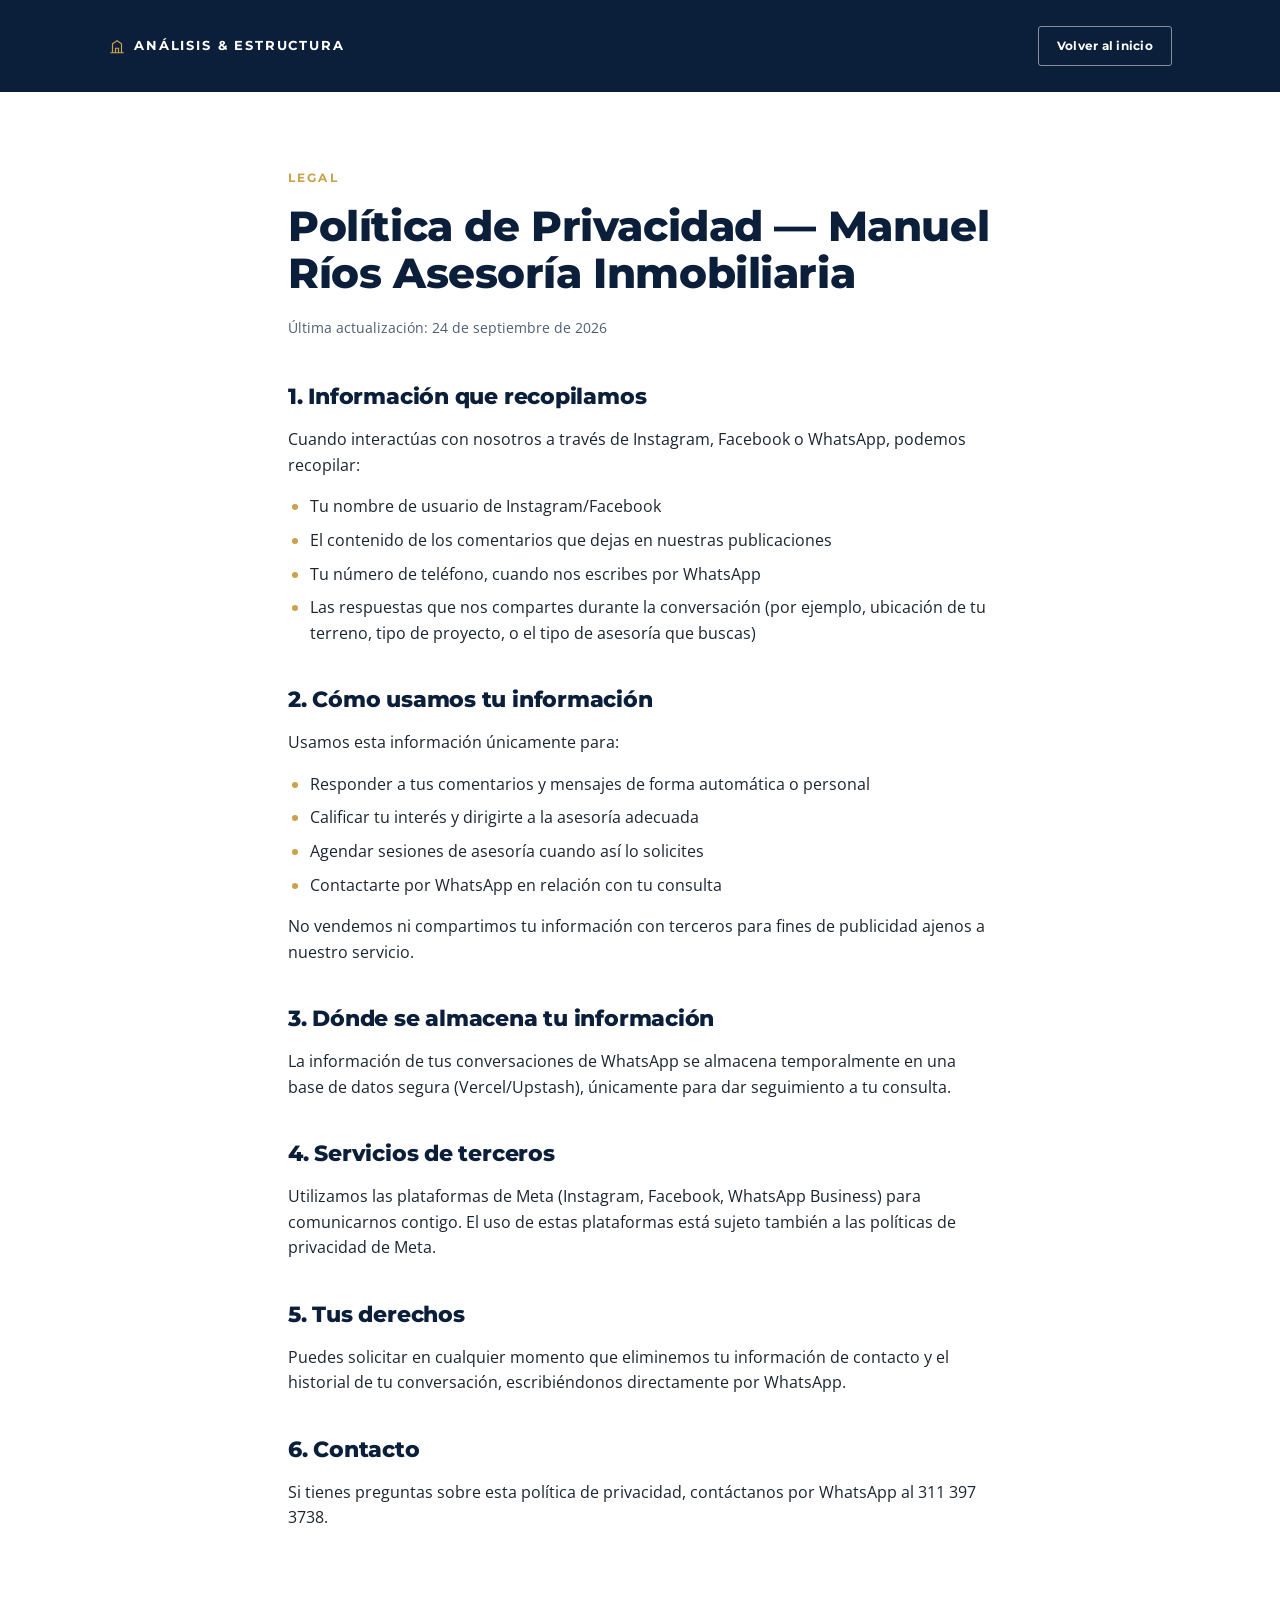
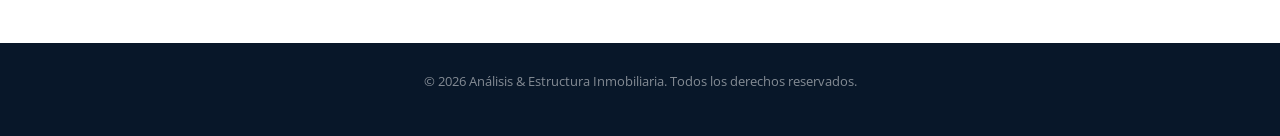
<file: privacidad.html>
<!DOCTYPE html>
<html lang="es">
<head>
<meta charset="UTF-8">
<meta name="viewport" content="width=device-width, initial-scale=1.0">
<title>Política de Privacidad | Análisis &amp; Estructura Inmobiliaria</title>
<meta name="description" content="Política de privacidad de Manuel Ríos Asesoría Inmobiliaria: qué información recopilamos, cómo la usamos y cómo ejercer tus derechos.">

<link rel="preconnect" href="https://fonts.googleapis.com">
<link rel="preconnect" href="https://fonts.gstatic.com" crossorigin>
<link href="https://fonts.googleapis.com/css2?family=Montserrat:wght@600;700;800&family=Open+Sans:wght@400;500;600&display=swap" rel="stylesheet">

<link rel="stylesheet" href="css/styles.css">
</head>
<body>

<!-- ============ HEADER ============ -->
<header class="site-header site-header-solid">
  <div class="container header-inner">
    <a href="index.html" class="brand">
      <svg class="brand-mark" viewBox="0 0 24 24" fill="none" stroke="currentColor" stroke-width="1.6" aria-hidden="true"><path d="M3 21h18M6 21V9l6-4 6 4v12M10 21v-6h4v6"/></svg>
      ANÁLISIS &amp; ESTRUCTURA
    </a>
    <a href="index.html" class="btn btn-ghost btn-small">Volver al inicio</a>
  </div>
</header>

<!-- ============ CONTENIDO ============ -->
<main class="legal-page">
  <div class="container narrow">
    <span class="section-tag section-tag-dark">Legal</span>
    <h1 class="legal-title">Política de Privacidad — Manuel Ríos Asesoría Inmobiliaria</h1>
    <p class="legal-updated">Última actualización: 24 de septiembre de 2026</p>

    <h2>1. Información que recopilamos</h2>
    <p>Cuando interactúas con nosotros a través de Instagram, Facebook o WhatsApp, podemos recopilar:</p>
    <ul class="legal-list">
      <li>Tu nombre de usuario de Instagram/Facebook</li>
      <li>El contenido de los comentarios que dejas en nuestras publicaciones</li>
      <li>Tu número de teléfono, cuando nos escribes por WhatsApp</li>
      <li>Las respuestas que nos compartes durante la conversación (por ejemplo, ubicación de tu terreno, tipo de proyecto, o el tipo de asesoría que buscas)</li>
    </ul>

    <h2>2. Cómo usamos tu información</h2>
    <p>Usamos esta información únicamente para:</p>
    <ul class="legal-list">
      <li>Responder a tus comentarios y mensajes de forma automática o personal</li>
      <li>Calificar tu interés y dirigirte a la asesoría adecuada</li>
      <li>Agendar sesiones de asesoría cuando así lo solicites</li>
      <li>Contactarte por WhatsApp en relación con tu consulta</li>
    </ul>
    <p>No vendemos ni compartimos tu información con terceros para fines de publicidad ajenos a nuestro servicio.</p>

    <h2>3. Dónde se almacena tu información</h2>
    <p>La información de tus conversaciones de WhatsApp se almacena temporalmente en una base de datos segura (Vercel/Upstash), únicamente para dar seguimiento a tu consulta.</p>

    <h2>4. Servicios de terceros</h2>
    <p>Utilizamos las plataformas de Meta (Instagram, Facebook, WhatsApp Business) para comunicarnos contigo. El uso de estas plataformas está sujeto también a las políticas de privacidad de Meta.</p>

    <h2>5. Tus derechos</h2>
    <p>Puedes solicitar en cualquier momento que eliminemos tu información de contacto y el historial de tu conversación, escribiéndonos directamente por WhatsApp.</p>

    <h2>6. Contacto</h2>
    <p>Si tienes preguntas sobre esta política de privacidad, contáctanos por WhatsApp al 311 397 3738.</p>
  </div>
</main>

<footer class="site-footer">
  <div class="container">
    <p>&copy; <span id="year"></span> Análisis &amp; Estructura Inmobiliaria. Todos los derechos reservados.</p>
  </div>
</footer>

<script src="js/script.js"></script>
</body>
</html>
</file>
<file: css/styles.css>
/* =========================================================
   TOKENS
========================================================= */
:root{
  --navy:        #0B1F3B;
  --navy-light:  #12294d;
  --navy-soft:   #16305c;
  --gold:        #C9A24A;
  --gold-light:  #E8CE8E;
  --white:       #FFFFFF;
  --gray:        #F4F4F4;
  --ink:         #1B2430;
  --ink-soft:    rgba(11,31,59,0.72);

  --font-display: 'Montserrat', sans-serif;
  --font-body:    'Open Sans', sans-serif;

  --container: 1120px;
  --container-narrow: 760px;

  --ease: cubic-bezier(0.22, 1, 0.36, 1);
}

*, *::before, *::after{ box-sizing: border-box; }

html{ scroll-behavior: smooth; }

body{
  margin: 0;
  font-family: var(--font-body);
  color: var(--ink);
  background: var(--white);
  line-height: 1.6;
  -webkit-font-smoothing: antialiased;
}

img{ max-width: 100%; display: block; }

h1, h2{
  font-family: var(--font-display);
  font-weight: 800;
  letter-spacing: -0.01em;
  margin: 0 0 20px;
  color: var(--navy);
}

h1{ font-size: clamp(2.1rem, 5vw, 3.6rem); line-height: 1.12; color: var(--white); }
h2{ font-size: clamp(1.6rem, 3.4vw, 2.4rem); }

p{ margin: 0 0 16px; }

.container{
  max-width: var(--container);
  margin: 0 auto;
  padding: 0 28px;
}
.container.narrow{ max-width: var(--container-narrow); }
.container.center{ text-align: center; }

/* =========================================================
   REVEAL ON SCROLL
========================================================= */
.reveal{
  opacity: 0;
  transform: translateY(24px);
  transition: opacity 0.8s var(--ease), transform 0.8s var(--ease);
}
.reveal.is-visible{
  opacity: 1;
  transform: translateY(0);
}
@media (prefers-reduced-motion: reduce){
  .reveal{ opacity: 1; transform: none; transition: none; }
  html{ scroll-behavior: auto; }
}

/* =========================================================
   HEADER
========================================================= */
.site-header{
  position: absolute;
  top: 0; left: 0; right: 0;
  z-index: 20;
  padding: 26px 0;
}
.header-inner{
  display: flex;
  align-items: center;
  justify-content: space-between;
}
.brand{
  display: flex;
  align-items: center;
  gap: 8px;
  font-family: var(--font-display);
  font-weight: 700;
  font-size: 0.82rem;
  letter-spacing: 0.14em;
  color: var(--white);
  text-transform: uppercase;
}
.brand-mark{
  width: 18px;
  height: 18px;
  flex-shrink: 0;
  color: var(--gold);
}

/* =========================================================
   BUTTONS
========================================================= */
.btn{
  display: inline-block;
  font-family: var(--font-display);
  font-weight: 700;
  text-decoration: none;
  border-radius: 3px;
  padding: 14px 30px;
  font-size: 0.95rem;
  letter-spacing: 0.02em;
  transition: transform 0.25s var(--ease), box-shadow 0.25s var(--ease), background 0.25s var(--ease);
  border: 1px solid transparent;
}
.btn-gold{
  background: var(--gold);
  color: var(--navy);
  box-shadow: 0 8px 24px rgba(201,162,74,0.35);
}
.btn-gold:hover{
  background: var(--gold-light);
  transform: translateY(-2px);
  box-shadow: 0 12px 30px rgba(201,162,74,0.45);
}
.btn-ghost{
  background: transparent;
  color: var(--white);
  border-color: rgba(255,255,255,0.5);
}
.btn-ghost:hover{
  border-color: var(--gold);
  color: var(--gold);
}
.btn-large{
  padding: 18px 40px;
  font-size: 1.05rem;
}
.btn-small{
  padding: 9px 18px;
  font-size: 0.78rem;
}
.btn:focus-visible{
  outline: 2px solid var(--gold);
  outline-offset: 3px;
}

/* =========================================================
   HERO
========================================================= */
.hero{
  position: relative;
  min-height: 100vh;
  display: flex;
  align-items: center;
  color: var(--white);
  overflow: hidden;
}
.hero-bg{
  position: absolute;
  inset: 0;
  z-index: 0;
}
.hero-photo{
  width: 100%;
  height: 100%;
  object-fit: cover;
  filter: saturate(0.85) brightness(0.55);
}
.hero-overlay{
  position: absolute;
  inset: 0;
  background: linear-gradient(180deg, rgba(11,31,59,0.55) 0%, rgba(11,31,59,0.88) 78%, rgba(11,31,59,0.97) 100%);
}
.hero-blueprint{
  position: absolute;
  inset: 0;
  background-image:
    linear-gradient(rgba(201,162,74,0.16) 1px, transparent 1px),
    linear-gradient(90deg, rgba(201,162,74,0.16) 1px, transparent 1px);
  background-size: 56px 56px;
  mix-blend-mode: screen;
  opacity: 0.5;
}
.hero-content{
  position: relative;
  z-index: 2;
  max-width: 760px;
  padding-top: 140px;
  padding-bottom: 100px;
}
.eyebrow{
  font-family: var(--font-display);
  font-size: 0.78rem;
  font-weight: 700;
  letter-spacing: 0.2em;
  text-transform: uppercase;
  color: var(--gold-light);
  margin-bottom: 18px;
}
.hero-sub{
  font-size: 1.15rem;
  color: rgba(255,255,255,0.9);
  max-width: 620px;
}
.hero-subtext{
  font-size: 1rem;
  color: rgba(255,255,255,0.72);
  max-width: 560px;
}
.hero-authority{
  font-family: var(--font-display);
  font-weight: 700;
  font-size: 1.15rem;
  color: var(--gold-light);
  margin: 28px 0 34px;
  border-left: 3px solid var(--gold);
  padding-left: 16px;
}

/* =========================================================
   SECTIONS — shared
========================================================= */
.section{
  padding: 96px 0;
  position: relative;
}
.section-tag{
  display: inline-block;
  font-family: var(--font-display);
  font-size: 0.75rem;
  font-weight: 700;
  letter-spacing: 0.18em;
  text-transform: uppercase;
  color: var(--gold-light);
  margin-bottom: 16px;
}
.section-tag-dark{ color: var(--gold); }

.lead{
  font-size: 1.15rem;
  font-weight: 600;
}
.lead-light{
  font-size: 1.1rem;
  color: rgba(255,255,255,0.85);
}

/* dark / navy variants */
.section-dark, .section-navy{
  background: var(--navy);
  color: rgba(255,255,255,0.86);
}
.section-dark h2, .section-navy h2{ color: var(--white); }
.section-navy{ background: linear-gradient(160deg, var(--navy) 0%, var(--navy-soft) 100%); }

.section-light{ background: var(--white); }
.section-gray{ background: var(--gray); }

/* =========================================================
   CHECK LISTS
========================================================= */
.check-list{
  list-style: none;
  margin: 0 0 24px;
  padding: 0;
  display: grid;
  gap: 12px;
}
.check-list li{
  position: relative;
  padding-left: 30px;
  font-size: 1.02rem;
}
.check-list li::before{
  content: "";
  position: absolute;
  left: 0;
  top: 3px;
  width: 18px;
  height: 18px;
  background-color: var(--gold);
  -webkit-mask: url("data:image/svg+xml,%3Csvg xmlns='http://www.w3.org/2000/svg' viewBox='0 0 24 24'%3E%3Cpath d='M9 16.17 4.83 12l-1.42 1.41L9 19 21 7l-1.41-1.41z'/%3E%3C/svg%3E") center / contain no-repeat;
  mask: url("data:image/svg+xml,%3Csvg xmlns='http://www.w3.org/2000/svg' viewBox='0 0 24 24'%3E%3Cpath d='M9 16.17 4.83 12l-1.42 1.41L9 19 21 7l-1.41-1.41z'/%3E%3C/svg%3E") center / contain no-repeat;
}
.check-list-negative li::before{
  width: 15px;
  height: 15px;
  top: 4px;
  background-color: rgba(255,255,255,0.45);
  -webkit-mask: url("data:image/svg+xml,%3Csvg xmlns='http://www.w3.org/2000/svg' viewBox='0 0 24 24'%3E%3Cpath d='M18.3 5.71 12 12l6.3 6.29-1.41 1.42L10.59 13.4 4.3 19.71 2.88 18.3 9.17 12 2.88 5.71 4.3 4.29l6.29 6.3 6.29-6.3z'/%3E%3C/svg%3E") center / contain no-repeat;
  mask: url("data:image/svg+xml,%3Csvg xmlns='http://www.w3.org/2000/svg' viewBox='0 0 24 24'%3E%3Cpath d='M18.3 5.71 12 12l6.3 6.29-1.41 1.42L10.59 13.4 4.3 19.71 2.88 18.3 9.17 12 2.88 5.71 4.3 4.29l6.29 6.3 6.29-6.3z'/%3E%3C/svg%3E") center / contain no-repeat;
}
.check-list-negative li{ color: rgba(255,255,255,0.78); }

.check-list-grid{
  grid-template-columns: 1fr;
}
@media (min-width: 640px){
  .check-list-grid{ grid-template-columns: 1fr 1fr; column-gap: 32px; }
}

/* =========================================================
   IMPACT PHRASES
========================================================= */
.impact-phrase{
  font-family: var(--font-display);
  font-weight: 700;
  font-size: 1.3rem;
  color: var(--gold-light);
  margin-top: 20px;
}
.impact-phrase-dark{ color: var(--navy); }

.filter-negative{
  font-style: italic;
  color: var(--ink-soft);
  border-top: 1px solid rgba(11,31,59,0.15);
  padding-top: 18px;
  margin-top: 8px;
}

/* =========================================================
   SPLIT LAYOUT (solución)
========================================================= */
.split{
  display: grid;
  gap: 56px;
  align-items: center;
}
@media (min-width: 860px){
  .split{ grid-template-columns: 1.05fr 0.95fr; }
}
.split-media img{
  border-radius: 4px;
  box-shadow: 0 30px 60px rgba(11,31,59,0.18);
}
@media (min-width: 860px){
  .split-media-first{ grid-template-columns: 0.95fr 1.05fr; }
}
.split-media-navy img{
  box-shadow: 0 30px 60px rgba(0,0,0,0.45);
  border: 1px solid rgba(201,162,74,0.35);
}

/* =========================================================
   AUTORIDAD extras
========================================================= */
.sub-label{
  font-family: var(--font-display);
  font-weight: 700;
  font-size: 0.85rem;
  letter-spacing: 0.06em;
  text-transform: uppercase;
  color: var(--gold-light);
  margin-top: 32px;
}
.pill-row{
  display: flex;
  flex-wrap: wrap;
  gap: 10px;
  margin-bottom: 32px;
}
.pill{
  border: 1px solid rgba(201,162,74,0.5);
  color: var(--gold-light);
  font-size: 0.85rem;
  font-weight: 600;
  padding: 8px 18px;
  border-radius: 999px;
}
.stat-block{
  border-top: 1px solid rgba(255,255,255,0.14);
  border-bottom: 1px solid rgba(255,255,255,0.14);
  padding: 28px 0;
  margin: 28px 0;
}
.stat-label{
  display: block;
  font-size: 0.85rem;
  letter-spacing: 0.05em;
  text-transform: uppercase;
  color: rgba(255,255,255,0.55);
  margin-bottom: 8px;
}
.stat-number{
  font-family: var(--font-display);
  font-weight: 800;
  font-size: clamp(2rem, 5vw, 3rem);
  color: var(--gold);
}
.stat-unit{
  font-size: 0.45em;
  color: rgba(255,255,255,0.6);
  font-weight: 700;
  margin-left: 6px;
}

/* =========================================================
   FEATURE GRID (incluye)
========================================================= */
.section-head{
  max-width: var(--container-narrow);
  margin-bottom: 8px;
}
.feature-grid{
  display: grid;
  gap: 20px;
  margin: 40px 0;
}
@media (min-width: 640px){
  .feature-grid{ grid-template-columns: repeat(2, 1fr); }
}
@media (min-width: 960px){
  .feature-grid{ grid-template-columns: repeat(3, 1fr); }
}
.feature-card{
  display: flex;
  flex-direction: column;
  gap: 14px;
  background: var(--gray);
  border: 1px solid rgba(11,31,59,0.06);
  border-radius: 8px;
  padding: 26px 22px;
  transition: transform 0.25s var(--ease), box-shadow 0.25s var(--ease);
}
.feature-card:hover{
  transform: translateY(-4px);
  box-shadow: 0 16px 32px rgba(11,31,59,0.1);
}
.feature-card p{
  margin: 0;
  font-weight: 600;
  color: var(--ink);
}
.feature-icon{
  display: flex;
  align-items: center;
  justify-content: center;
  width: 44px;
  height: 44px;
  border-radius: 50%;
  background: rgba(201,162,74,0.14);
  color: var(--gold);
}
.feature-icon svg{ width: 22px; height: 22px; }

/* =========================================================
   PRECIO
========================================================= */
.price-card{
  background: var(--white);
  border: 1px solid rgba(201,162,74,0.35);
  border-radius: 12px;
  padding: 44px 32px;
  margin-top: 12px;
  box-shadow: 0 24px 48px rgba(11,31,59,0.08);
}
.price-tag{
  font-family: var(--font-display);
  font-weight: 800;
  font-size: clamp(2.6rem, 8vw, 4.2rem);
  color: var(--navy);
  margin: 0 0 6px;
}
.price-tag span{
  font-size: 0.4em;
  color: var(--gold);
  font-weight: 700;
  margin-left: 8px;
}

/* =========================================================
   CTA FINAL
========================================================= */
.section-cta{
  position: relative;
  color: var(--white);
  padding: 120px 0;
  overflow: hidden;
}
.cta-bg{ position: absolute; inset: 0; z-index: 0; }
.cta-photo{
  width: 100%; height: 100%; object-fit: cover;
  filter: saturate(0.8) brightness(0.5);
}
.section-cta .container{ position: relative; z-index: 2; }
.section-cta h2{ color: var(--white); }

/* =========================================================
   CIERRE
========================================================= */
.section-close{
  background: var(--navy);
  padding: 120px 0;
  position: relative;
  overflow: hidden;
}
.hero-blueprint-close{
  background-image:
    linear-gradient(rgba(201,162,74,0.1) 1px, transparent 1px),
    linear-gradient(90deg, rgba(201,162,74,0.1) 1px, transparent 1px);
  background-size: 64px 64px;
}
.closing-phrase{
  font-family: var(--font-display);
  font-weight: 800;
  font-size: clamp(1.6rem, 4vw, 2.6rem);
  color: var(--white);
  margin-bottom: 34px;
  position: relative;
  z-index: 2;
}
.section-close .container{ position: relative; z-index: 2; }

/* =========================================================
   FOOTER
========================================================= */
.site-footer{
  background: #081729;
  color: rgba(255,255,255,0.5);
  padding: 28px 0;
  font-size: 0.82rem;
  text-align: center;
}

.footer-link{
  color: inherit;
  margin-left: 10px;
  text-decoration: underline;
  text-underline-offset: 2px;
  opacity: 0.85;
}
.footer-link:hover{ color: var(--gold-light); opacity: 1; }

/* =========================================================
   PÁGINA LEGAL (privacidad)
========================================================= */
.site-header-solid{
  position: relative;
  background: var(--navy);
}
a.brand{ text-decoration: none; }
.legal-page{
  padding: 72px 0 96px;
  background: var(--white);
}
.legal-title{
  color: var(--navy);
  font-size: clamp(1.7rem, 4vw, 2.6rem);
}
.legal-updated{
  color: var(--ink-soft);
  font-size: 0.9rem;
  margin-bottom: 40px;
}
.legal-page h2{
  font-size: clamp(1.15rem, 2.4vw, 1.4rem);
  margin: 36px 0 12px;
}
.legal-list{
  margin: 0 0 16px;
  padding-left: 22px;
}
.legal-list li{ margin-bottom: 8px; }
.legal-list li::marker{ color: var(--gold); }

/* =========================================================
   RESPONSIVE
========================================================= */
@media (max-width: 640px){
  .section{ padding: 72px 0; }
  .hero-content{ padding-top: 120px; padding-bottom: 72px; }
}
</file>
